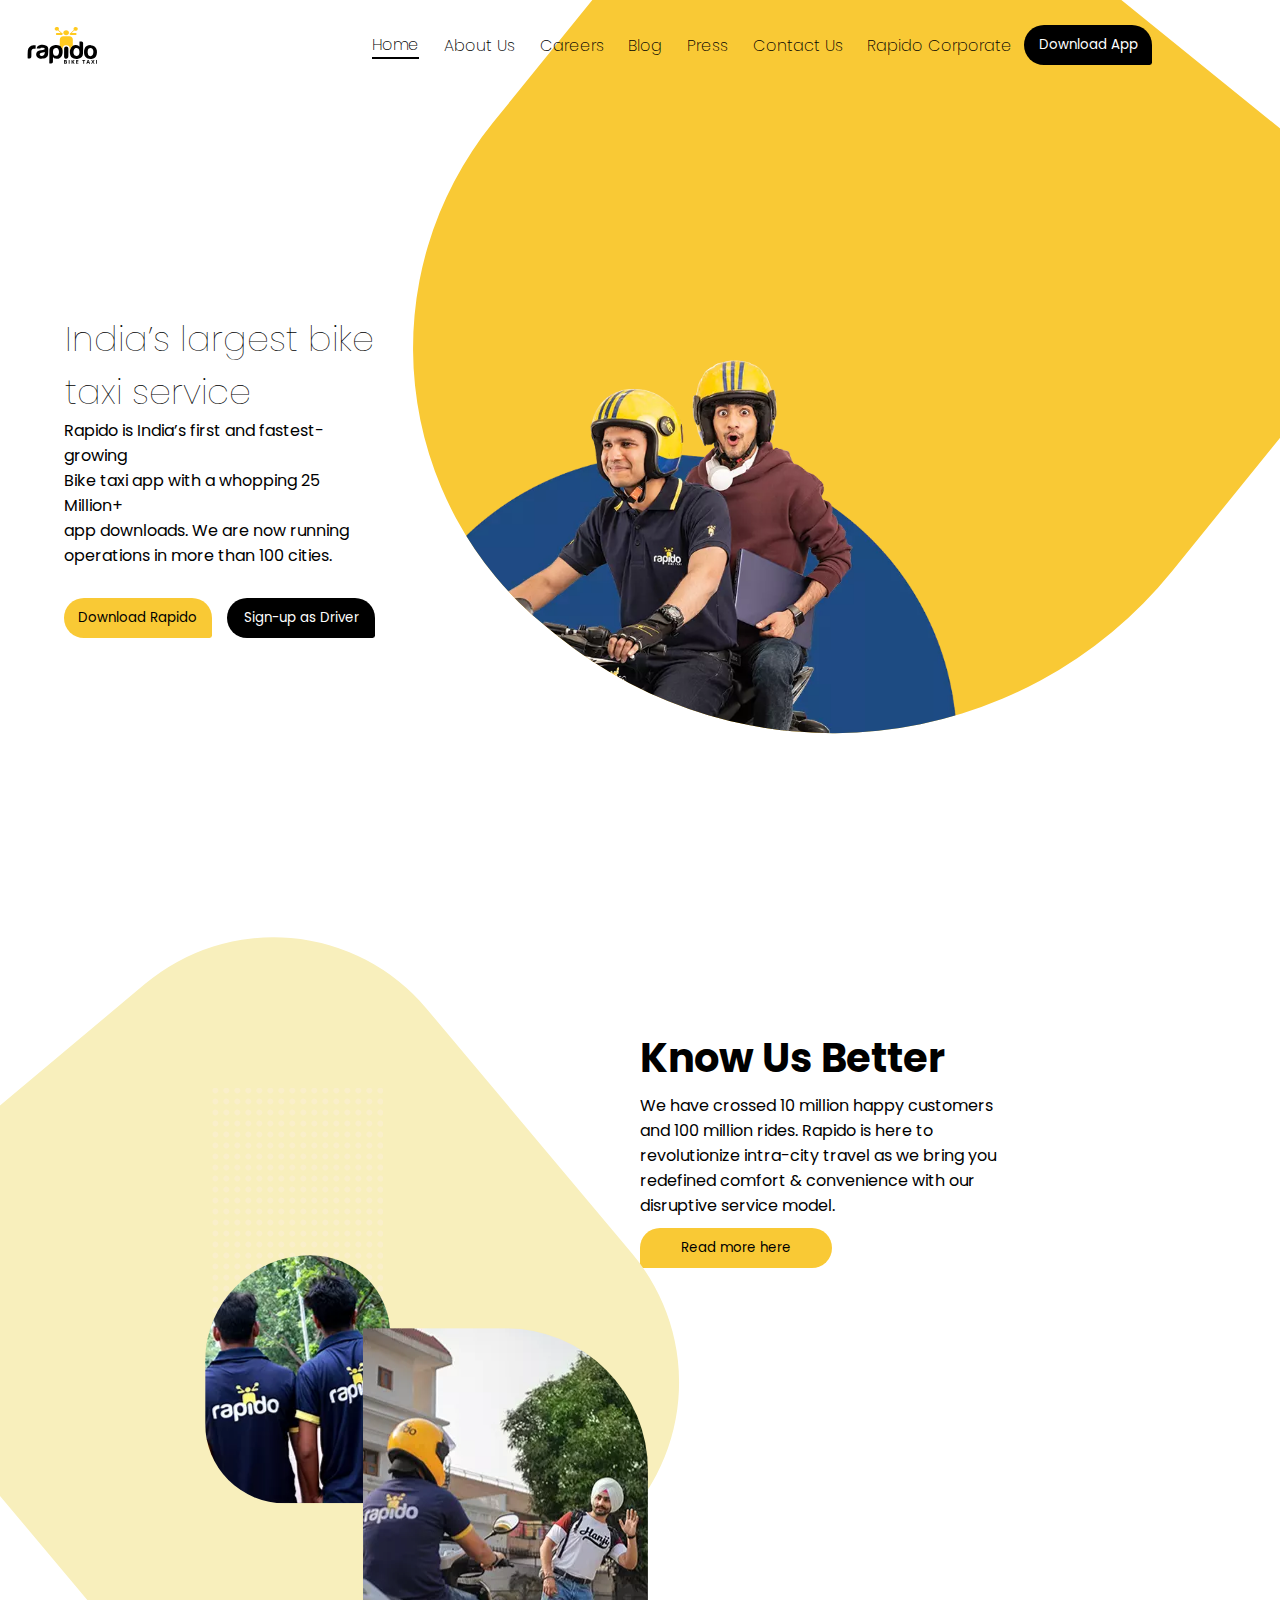
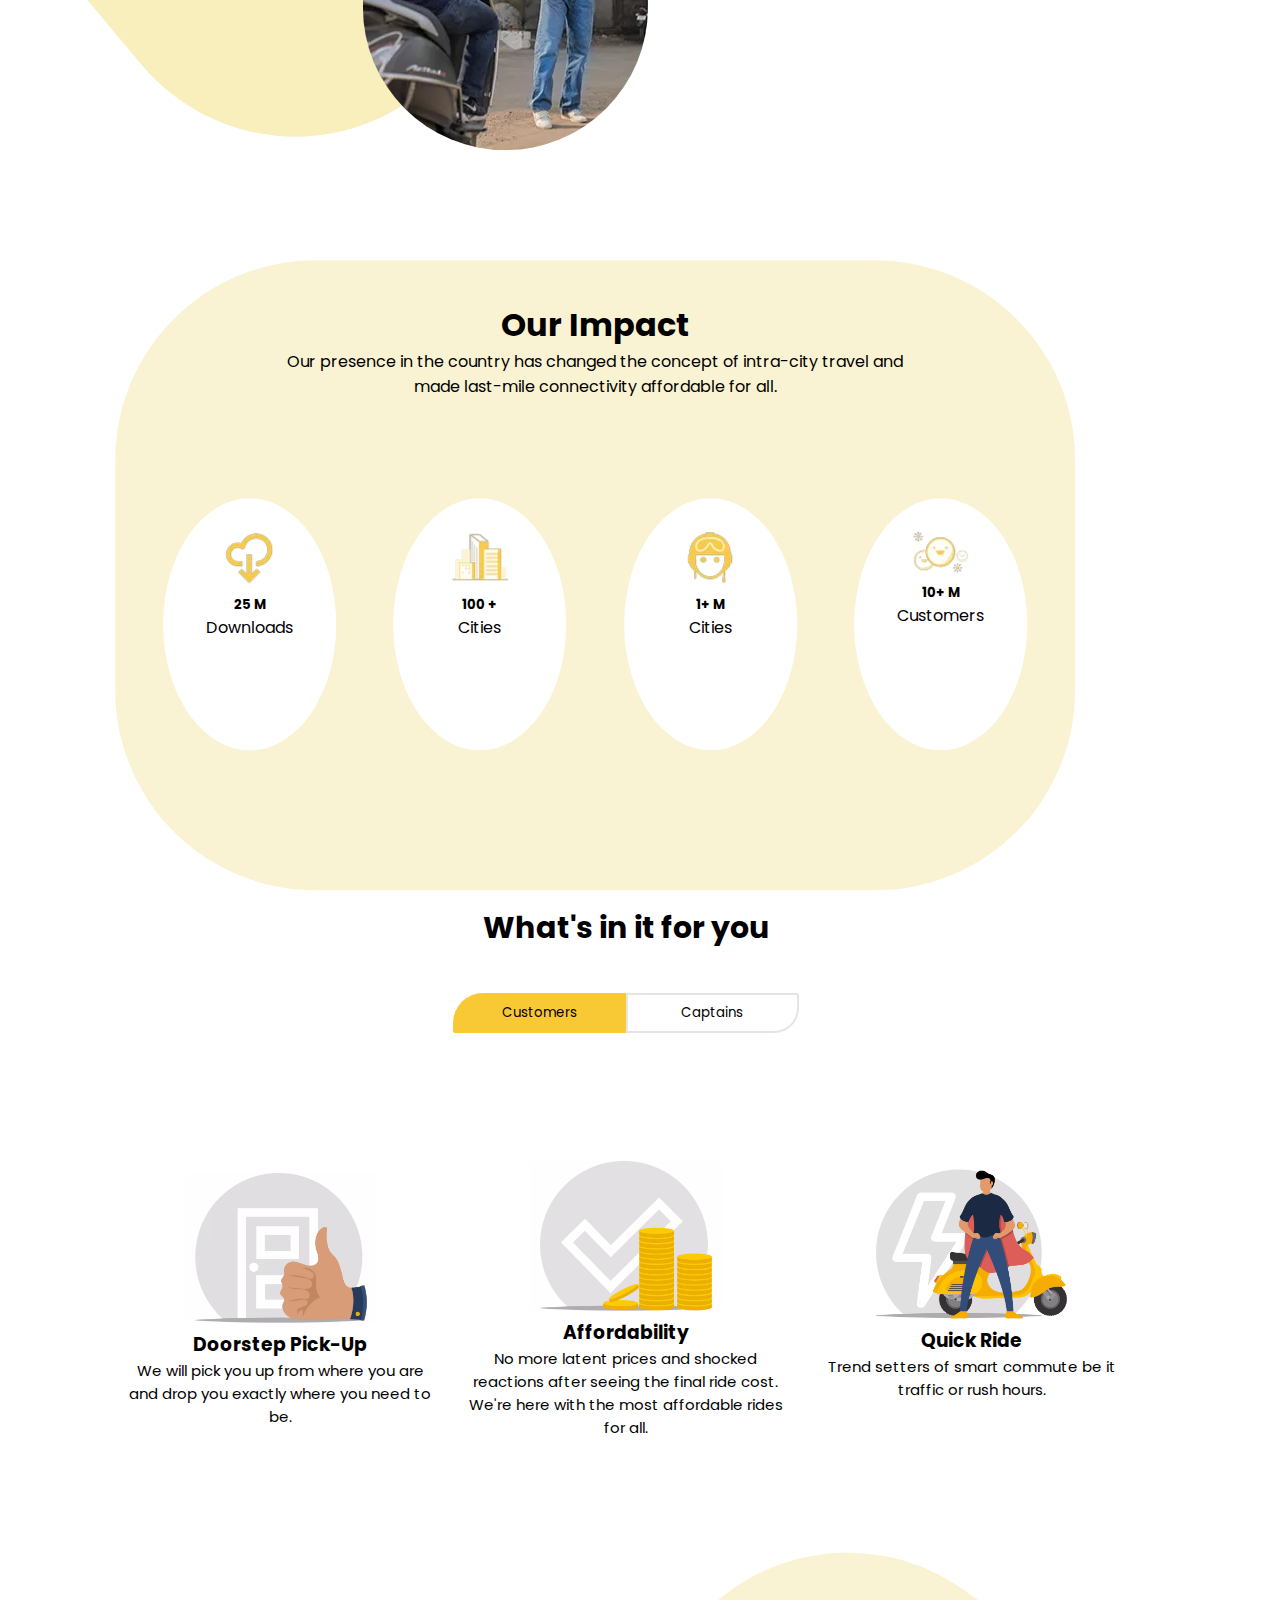
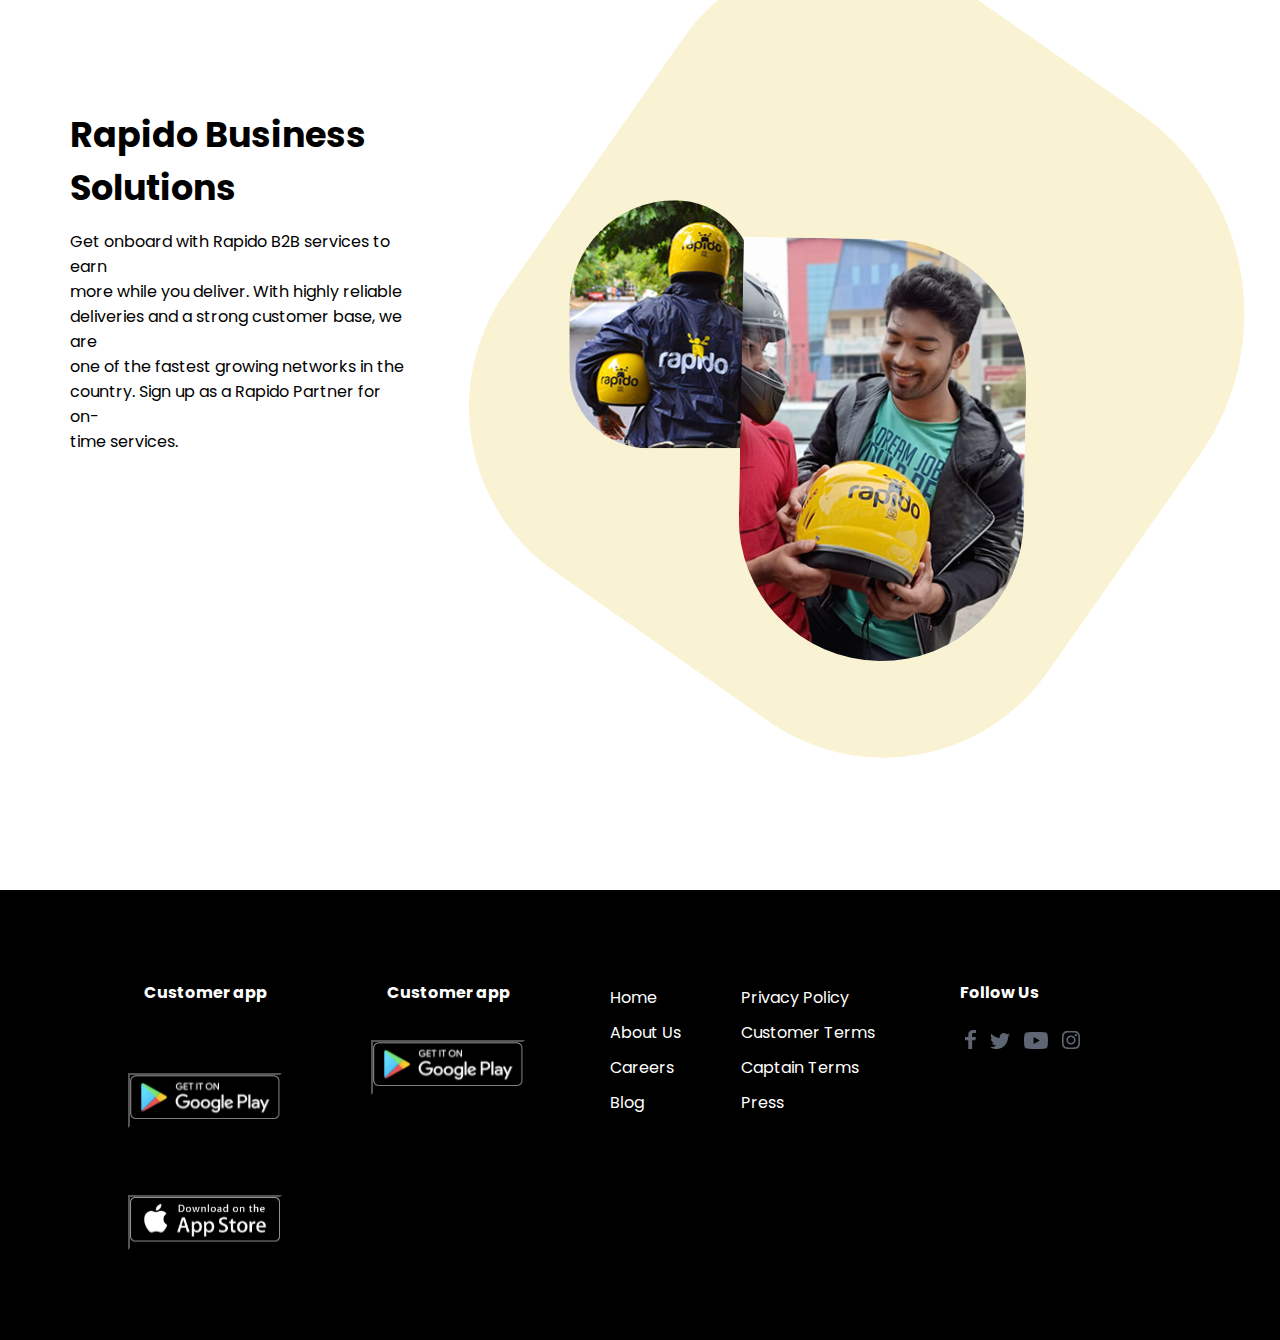
<file: index.html>
<!DOCTYPE html>
<html lang="en">

<head>
  <title>Rapido</title>
  <link rel="stylesheet" href="style/style.css">
</head>

<body>
  <nav>
    <img class="logo" src="./images/logo.svg" alt="">
    <div class="links">
      <a href="#" class="active">Home</a>
      <a href="/about.html">About Us</a>
      <a href="#">Careers</a>
      <a href="#">Blog</a>
      <a href="#">Press</a>
      <a href="#">Contact Us</a>
      <a href="#">Rapido Corporate</a>
    </div>
    <button>Download App</button>
  </nav>
  <div class="main-container">
    <div class="left">
      <h1>India’s largest bike <br>
        taxi service</h1>
      <p>Rapido is India’s first and fastest-growing <br> Bike taxi app with a whopping 25 Million+ <br> app downloads.
        We are now running <br> operations in more than 100 cities.</p>
      <div class="btn">
        <button class="btn1"> Download Rapido</button>
        <button class="btn2">Sign-up as Driver</button>
      </div>
    </div>
    <div class="right">
      <img src="./bike.webp" alt="">
    </div>
</div>
  <div class="container2">
    <div class="left2">
      <div class="dotted">
        <img src="/images/dotted.svg" alt="">
      </div>
     <div class="img1">
      <img class="a" src="./images/who_we_1.webp" alt="">
     </div>
      <div class="img2">
        <img class="b" src="./images/who_we_2.webp" alt=""> 
      </div>
      
      
    </div>
    <div class="right2">
      <h2>Know Us Better</h2>
      <p>We have crossed 10 million happy customers <br> and 100 million rides. Rapido is here to <br> revolutionize intra-city travel as we bring you <br> redefined comfort & convenience with our <br> disruptive service model.</p>
      <button class="btn3">Read more here</button>
    </div>

  </div>
    <div class="container3">
      <div class="text">
        <h1>Our Impact</h1>
        <p>Our presence in the country has changed the concept of intra-city travel and <br> made last-mile connectivity affordable for all.</p>

      </div>
      <div class="img">
        <div class="download">
          <img src="/images/precence_1.webp" alt="">
          <h5>25 M</h5>
          <p>Downloads</p>
        </div>
        <div class="cities">
          <img src="/images/presence_2.webp" alt="">
          <h5>100 +</h5>
          <p>Cities</p>
        </div>
        <div class="captains">
          <img src="/images/presence_3.webp" alt="">
          <h5>1+ M</h5>
          <p>Cities</p>
        </div>
        <div class="customers">
          <img src="/images/presence_4.webp" alt="">
          <h5>10+ M</h5>
          <p>Customers</p>
        </div>
      </div>
    </div>
    <div class="container4">
      <div class="text2">
        <h1>What's in it for you</h1>
      </div>
      <div class="btn-bottom">
      <button class="cust"> Customers</button>
      <button class="capt">Captains</button>
    </div>
       <div class="img2">
        <div class="door">
          <img src="/images/door.webp" alt="">
          <h3>Doorstep Pick-Up</h3>
          <p>We will pick you up from where you are <br> and drop you exactly where you need to <br> be.</p>
        </div>
        <div class="afford">
          <img src="/images/afford.webp" alt="">
          <h3>Affordability</h3>
          <p>No more latent prices and shocked <br> reactions after seeing the final ride cost. <br> We're here with the most affordable rides <br> for all.</p>
        </div>
        <div class="ride">
          <img src="/images/ride.webp" alt="">
          <h3>Quick Ride</h3>
          <p>Trend setters of smart commute be it <br> traffic or rush hours.</p>
        </div>
       </div>
    </div>
 <div class="container5">
  <div class="text3">
    <h2>Rapido Business Solutions</h2>
    <p>Get onboard with Rapido B2B services to earn <br> more while you deliver. With highly reliable <br> deliveries and a strong customer base, we are <br> one of the fastest growing networks in the <br> country. Sign up as a Rapido Partner for on- <br> time services.</p>
  </div>
  <div class="img3">
   <div class="one">
    <img class="a1" src="./images/Rapido4business1.png" alt="">
   </div>
    <div class="two">
      <img class="b1" src="./images/Rapido4business2.png" alt=""> 
    </div>
    
    
  </div>

 </div>

 <footer>
  <div class="custome-app">
    <h4>Customer app</h4>
    <button><img src="/images/play_store.svg" alt=""></button>
    <button><img src="/images/app_store.svg" alt=""></button>
  </div>
  <div class="captain-app">
    <h4>Customer app</h4>
    <button><img src="/images/play_store.svg" alt=""></button>
  </div>
  <div class="footer-links">
    <ul>
    <li><a href="#">Home</a></li>
    <li><a href="#">About Us</a></li>
    <li><a href="#">Careers</a></li>
    <li><a href="#">Blog</a></li>
  </ul>
    <ul>
    <li><a href="#">Privacy Policy</a></li>
    <li><a href="#">Customer Terms</a></li>
    <li><a href="#">Captain Terms</Caption></a></li>
    <li><a href="#">Press</a></li>
  </ul>
</div>
  <div class="social">
    <h4>Follow Us</h4>
    <img src="/images/facebook.svg" alt="">
    <img src="/images/twitter.svg" alt="">
    <img src="/images/youtube.svg" alt="">
    <img src="/images/instagram.svg" alt="">
  </div>
  
  </footer>
</body>

</html>
</file>
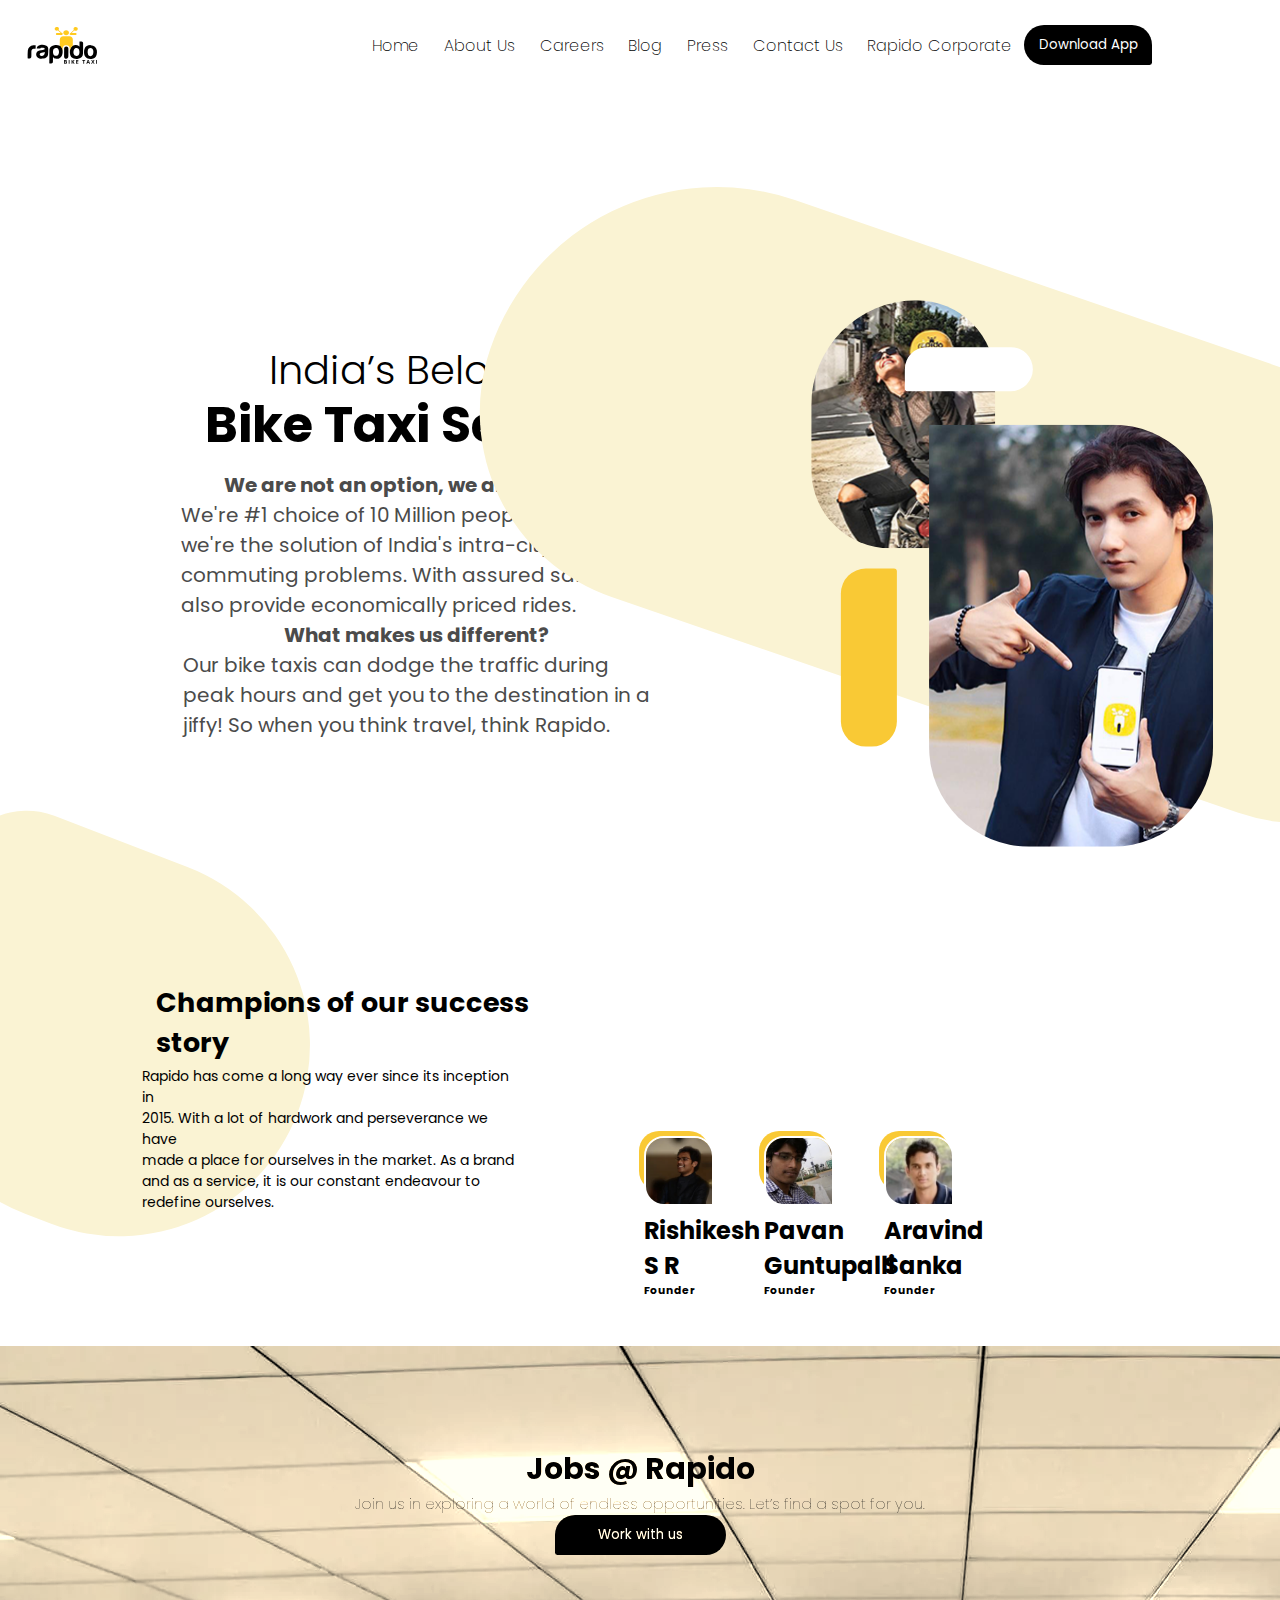
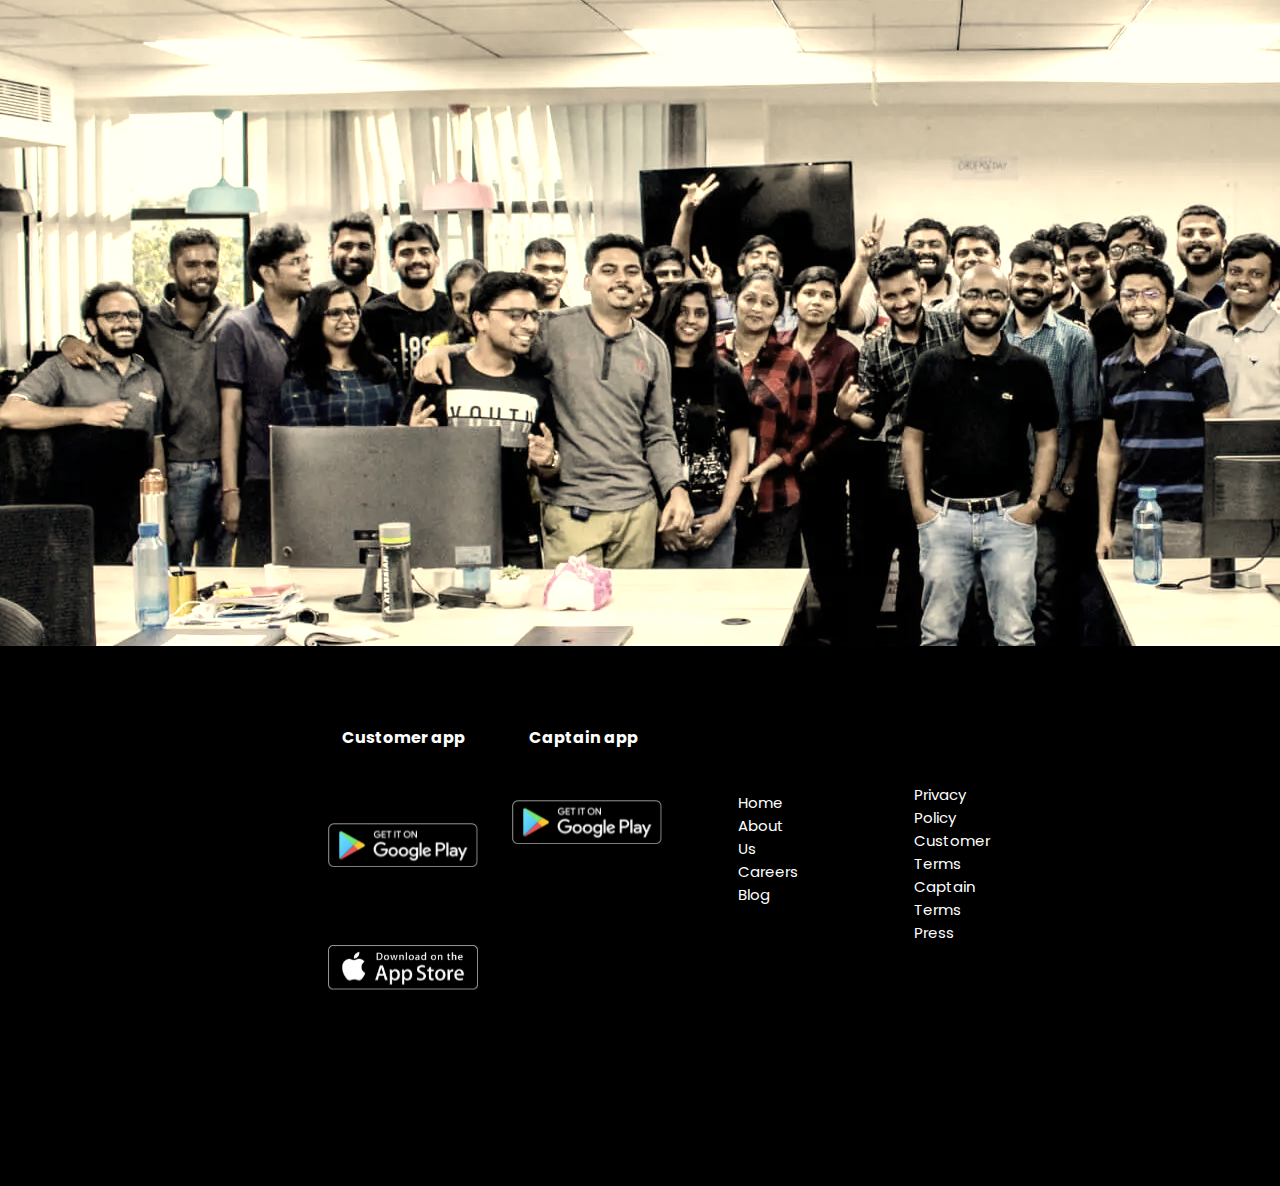
<file: about.html>
<!DOCTYPE html>
<html lang="en">
<head>
  <meta charset="UTF-8">
  <meta http-equiv="X-UA-Compatible" content="IE=edge">
  <meta name="viewport" content="width=device-width, initial-scale=1.0">

    <title>Rapido</title>
    <link rel="stylesheet" href="style/about.css">
</head>
<body>
    <nav>
        <img class="logo" src="./images/logo.svg" alt="">
        <div class="nav-links">
          <a href="/index.html" >Home</a>
          <a href="#" class="active">About Us</a>
          <a href="#">Careers</a>
          <a href="#">Blog</a>
          <a href="#">Press</a>
          <a href="#">Contact Us</a>
          <a href="#">Rapido Corporate</a>
        </div>
        <button>Download App</button>
      </nav>
 <div class="first">
        <div class="text">
        <h2>India’s Beloved</h2>
        <h1>Bike Taxi Service</h1>
        <h5>We are not an option, we are a choice</h5>
        <p>We're #1 choice of 10 Million people because <br> we're the solution of India's intra-city <br> commuting problems. With  assured safety, we <br> also provide economically priced rides.</p>

        <h5 class="head2">What makes us different?</h5>
        <p>Our bike taxis can dodge the traffic during <br> peak hours and get you to the destination in a <br> jiffy! So when you think  travel, think Rapido.</p>
        </div>
    <div class="image">
        <div class="one">
            <img class="a" src="/images/about_us_1.png" alt="">
        </div>
       <div class="two">
        <img class="b" src="/images/about_us_2.png" alt="">
       </div>
       <div class="shape1"></div>
       <div class="shape2"></div>
    </div>
</div>

<div class="second">
    <div class="blank">
        <h4>Champions of our success story</h4>
        <p>Rapido has come a long way ever since its inception in <br> 2015. With a lot of hardwork and perseverance we have <br> made a place for ourselves in the market. As a brand <br> and as a service, it is our constant endeavour to <br> redefine ourselves.</p>
    </div>
  
        <!-- <div class="text1">
            <h4>Champions of our success story</h4>
            <p>Rapido has come a long way ever since its inception in <br> 2015. With a lot of hardwork and perseverance we have <br> made a place for ourselves in the market. As a brand <br> and as a service, it is our constant endeavour to <br> redefine ourselves.</p>
        </div> -->
        <div class="image2">
            <div class="founder">
                <img class="a1" src="/images/founder1.png" alt="">
                <h2>Rishikesh S R</h5>
                <h6>Founder</h6>
            </div>
            
            <div class="founder">
                <img  class="a1" src="/images/founder2.png" alt="">
                <h2>Pavan Guntupalli</h5>
                <h6>Founder</h6>
            </div>
            <div class="founder">
                <img  class="a1" src="/images/founder3.png" alt="">
                <h2>Aravind Sanka</h5>
                <h6>Founder</h6>
            </div>
        </div>
</div>
        <div class="third">
            <div class="text3">
            <h2>Jobs @ Rapido</h2>
            <p>Join us in exploring a world of endless opportunities. Let’s find a spot for you.</p>
            <button>Work with us</button>
        </div>
        </div>
        <footer>
          <div class="app">
          <div class="custome-app">
            <h4>Customer app</h4>
            <button><img src="/images/play_store.svg" alt=""></button>
            <button><img src="/images/app_store.svg" alt=""></button>
          </div>
          <div class="captain-app">
            <h4>Captain app</h4>
            <button><img src="/images/play_store.svg" alt=""></button>
          </div>
        </div>
          <div class="footer-links">
            <ul class="ul-one">
            <li><a href="#">Home</a></li>
            <li><a href="#">About Us</a></li>
            <li><a href="#">Careers</a></li>
            <li><a href="#">Blog</a></li>
            </ul>
            <ul class="ul-two">
            <li><a href="#">Privacy Policy</a></li>
            <li><a href="#">Customer Terms</a></li>
            <li><a href="#">Captain Terms</Caption></a></li>
            <li><a href="#">Press</a></li>
           </ul>
          
         </div>
         
          
          </footer>
</body>
</html>
</file>
<file: style/style.css>
@import url('https://fonts.googleapis.com/css2?family=Poppins&display=swap');


* {
    padding: 0;
    margin: 0;
    box-sizing: border-box;
    font-family: 'Poppins', sans-serif;
    /* border: 2px solid gray; */
    /* overflow-x: hidden; */

}

nav {
    height: 10vh;
    width: 100%;

    display: flex;
    align-items: center;
    justify-content: space-between;
}

nav .logo {
    height: 60px;
    margin-left: 20px;
}

nav .links {
    width: 50%;
    display: flex;
    align-items: center;
    margin-left: 20%;
    justify-content: space-between;
}

nav a {
    text-decoration: none;
    color: black;
    font-weight: 200;
}

nav button {
    width: 10%;
    height: 40px;
    margin-right: 10%;
    background-color: black;
    color: white;
    border: none;
    border-radius: 25px 25px 3px 25px;


}

.links .active {
    border-bottom: 2px solid black;
}

.main-container {
    height: 90vh;
    width: 100%;
    display: flex;
    align-items: center;
    justify-content: center;

}

.left {
    width: 54%;
    height: 100vh;
    display: flex;
    align-items: center;
    justify-content: center;
    flex-direction: column;
    margin-left: 5%;
}

.left h1 {
    font-size: 35px;
    font-weight: 100;
}

.left p {
    font-size: medium;
}

.left .btn {
    width: 100%;
    margin-top: 20px;
    height: 10vh;
    display: flex;

}

.left .btn .btn2 {
    width: 50%;
    margin-top: 10px;
    height: 40px;

    background-color: black;
    color: white;
    border: none;
    border-radius: 25px 25px 3px 25px;

}

.left .btn .btn1 {
    width: 50%;
    margin-top: 10px;
    height: 40px;
    margin-right: 5%;
    background-color: #f9c935;
    color: black;
    border: none;
    border-radius: 25px 25px 3px 25px;

}

.right {
    width: 115%;
    height: 90vh;
    background-color: #f9c935;
    border-radius: 45px 437px 358px 0;
    transform: translate(50px, 20px) rotate(129deg);
    margin-bottom: 378px;
    margin-right: 56px;
    padding-left: 339px;
    z-index: -1;
    overflow: hidden;


}

/* .right::after{
    content:url('/bike.webp');

} */
.right img {
    height: 88%;
    transform: rotate(231deg) translateX(5%) translateY(-1%);
}

.container2 {
    height: 85vh;
    width: 100%;
    display: flex;

}

.left2 {
    width: 50%;
    height: 80vh;
    background-color: #f8efbc;
    border-radius: 200px 200px 200px 200px;
    transform: rotate(140deg)translateX(12%) translateY(-5%);
}

.left2 .img1 {
    transform: rotate(220deg)translateX(41%) translateY(28%);

}

.a {
    border-radius: 200px 150px 0px 150px;
}

.b {
    border-radius: 0px 200px 200px 200px;
}

.left2 .img2 {
    margin-left: 0;
    transform: rotate(220deg) translateX(100%) translateY(115%);
}

.right2 {
    width: 50%;
    height: 80vh;
    align-items: center;
    justify-content: center;


}

.right2 h2 {
    font-size: 40px;
    margin-top: 20%;
    margin-bottom: 5px;
}

.right2 .btn3 {
    width: 30%;
    margin-top: 10px;
    height: 40px;
    margin-right: 5%;
    background-color: #f9c935;
    color: black;
    border: none;
    border-radius: 25px 25px 25px 3px;
}

.container3 {
    width: 75%;
    display: flex;
    align-items: center;
    justify-content: center;
    flex-direction: column;
    text-align: center;
    height: 70vh;
    background-color: #faf3d3;
    border-radius: 200px 200px 200px 200px;
    transform: rotate(0deg)translateX(12%) translateY(31%);
}

.container3 .img {
    width: 90%;
    height: 50vh;
    display: flex;
    align-items: center;
    justify-content: space-between;
}

.container3 .img .download {
    width: 20%;
    height: 28vh;
    padding-top: 30px;
    border-radius: 100%;
    background-color: white;
}

.container3 .img .cities {
    width: 20%;
    height: 28vh;
    padding-top: 30px;
    border-radius: 100%;
    background-color: white;
}

.container3 .img .captains {
    width: 20%;
    height: 28vh;
    padding-top: 30px;
    border-radius: 100%;
    background-color: white;

}

.container3 .img .customers {
    width: 20%;
    height: 28vh;
    padding-top: 30px;
    border-radius: 100%;
    background-color: white;
}

.left2 .dotted {
    transform: rotate(220deg) translateX(-4542%) translateY(-33%);
    width: 10px;

}

.container4 {
    width: 90%;
    display: flex;
    margin-top: 200px;
    margin-left: 50px;
    flex-direction: column;
    text-align: center;
    align-items: center;
    justify-content: space-between;
    height: 70vh;



}

.container4 .text2 h1 {
    font-size: 30px;
    margin-top: 10px;
}

.container4 .btn-bottom {
    width: 50%;
    height: 40px;
    display: flex;
    align-items: center;
    justify-content: center;
}

.container4 .btn-bottom .cust {
    width: 30%;
    height: 40px;
    background-color: #f9c935;
    color: black;
    border: none;
    border-radius: 30px 0px 0px 2px;
}

.container4 .btn-bottom .capt {
    width: 30%;
    height: 40px;
    background: none;
    color: black;
    border: 2px solid rgba(0, 0, 0, 0.1);
    border-radius: 0px 2px 25px 0px;
}

.container4 .img2 {
    display: flex;
    align-items: center;
    justify-content: center;
    width: 90%;
    height: 50vh;

}

.container4 .img2 img {
    height: 150px;
}

.container4 .img2 .door {
    width: 50%;

}

.container4 .img2 .afford {
    width: 50%;
}

.container4 .img2 .ride {
    width: 50%;
    margin-bottom: 30px;
}

.container4 .img2 p {
    font-size: 15px;
}

.container5 {
    height: 85vh;
    width: 100%;
    display: flex;

}

.container5 .text3 {
    width: 50%;
    height: 85vh;

}

.container5 .img3 {
    width: 63%;
    height: 79vh;
    background-color: #faf3d3;
    border-radius: 200px 200px 200px 245px;
    margin-right: 10%;
    transform: rotate(215deg)translateX(-12%) translateY(-5%);
}

.img3 .one {
    transform: rotate(145deg) translateX(25%) translateY(-84%);
}


.img3 .two {
    height: 28%;
    width: 20px;
    transform: rotate(146deg) translateX(-1897%) translateY(-99%);
}

.container5 .text3 {
    width: 40%;
    height: 79vh;
    display: flex;
    flex-direction: column;
    margin-left: 70px;
    align-items: center;
    justify-content: center;
}

.container5 .text3 h2 {
    font-size: 35px;
    margin-bottom: 15px;
}

.container5 .text3 p {
    margin-right: 80px;
}

.a1 {
    border-radius: 200px 150px 0px 150px;
}

.b1 {
    border-radius: 0px 200px 200px 200px;
}

footer {
    height: 50vh;
    width: 100%;
    display: flex;
    align-items: center;
    justify-content: space-between;
    background-color: black;
    margin-top: 200px;
}

footer .custome-app {
    margin: 5%;
    margin-left: 10%;
    height: 30vh;
    color: white;
    display: flex;
    align-items: center;
    justify-content: space-between;
    flex-direction: column;


}

.custome-app button {
    background-color: black;
}

footer .captain-app {

    height: 30vh;
    color: white;
    display: flex;
    align-items: center;
    flex-direction: column;


}

.captain-app button {
    margin-top: 23%;
    background-color: black;
}

footer .footer-links {
    width: 30%;
    height: 30vh;
    display: flex;
    line-height: 35px;
    justify-content: space-evenly;
}

.footer-links a {
    text-decoration: none;
    color: white;

}

.footer-links ul {
    list-style: none;
}

footer .social {
    width: 25%;
    height: 30vh;
    color: #fff;

}

.social h4 {
    margin-bottom: 20px;
}

.social img {
    margin: 5px;
}

@media (max-width:768px) {
    nav {
        height: 10vh;
        width: 100%;
        display: flex;
        align-items: center;
        justify-content: space-between;
        background-color: #f8efbc;
    }

    nav .logo {
        height: 60px;
        margin-left: 20px;
    }

    nav .links {
        display: none;
    }



    nav button {
        width: 20%;
        height: 40px;
        margin-right: 10%;
        background-color: black;
        color: white;
        border: none;
        border-radius: 25px 25px 3px 25px;


    }



    .main-container {
        height: 90vh;
        width: 100%;
        display: flex;
        align-items: center;
        justify-content: center;

    }

    .left {
        width: 100%;
        height: 100vh;
        display: flex;
        align-items: center;
        justify-content: center;
        flex-direction: column;
        margin-left: 5%;
    }

    .left h1 {
        font-size: 60px;
        font-weight: 600;
        text-align: center;
    }

    .left p {
        font-size: 20px;
        text-align: center;
    }

    .left .btn {
        width: 100%;
        margin-top: 20px;
        height: 10vh;
        display: flex;

    }

    .left .btn .btn2 {
        width: 20%;
        margin-top: 10px;
        height: 40px;
        background-color: black;
        color: white;
        border: none;
        border-radius: 25px 25px 3px 25px;

    }

    .left .btn .btn1 {
        width: 20%;
        margin-top: 10px;
        height: 40px;
        background-color: #f9c935;
        color: black;
        border: none;
        border-radius: 25px 25px 3px 25px;
        margin-left: 30%;


    }

    .right {
        display: none;

    }


    .container2 {
        height: 85vh;
        width: 100%;
        display: flex;

    }

    .left2 {
        width: 50%;
        height: 80vh;
        background-color: #f8efbc;
        border-radius: 200px 200px 200px 200px;
        transform: rotate(140deg)translateX(12%) translateY(-5%);
        background: none;
    }

    .left2 .img1 {
        height: 20px;
        transform: rotate(220deg)translateX(2%) translateY(-1020%);

    }

    .a {
        border-radius: 200px 150px 0px 150px;
    }

    .b {
        border-radius: 0px 200px 200px 200px;
    }

    .left2 .img2 {
        margin-left: 0;
        transform: rotate(220deg) translateX(80%) translateY(80%);
    }

    .right2 {
        width: 50%;
        height: 80vh;
        align-items: center;
        justify-content: center;


    }

    .right2 h2 {
        font-size: 40px;
        margin-top: 20%;
        margin-bottom: 5px;
    }

    .right2 .btn3 {
        width: 100%;
        margin-top: 10px;
        height: 40px;
        margin-right: 5%;
        background-color: #f9c935;
        color: black;
        border: none;
        border-radius: 25px 25px 25px 3px;
    }

    .container3 {

        width: 94%;
        display: flex;
        align-items: center;
        justify-content: center;
        flex-direction: column;
        text-align: center;
        height: 66vh;
        font-size: 15px;
        background-color: #faf3d3;
        padding-top: 10%;
        border-radius: 200px 200px 200px 200px;
        transform: rotate(0deg)translateX(3%) translateY(31%);
    }


.container3 .img {
    width: 90%;
    height: 50vh;
    display: flex;
    align-items: center;
    justify-content: space-between;
}

.container3 .img .download {
    width: 22%;
    height: 20vh;
    padding-top: 30px;
    border-radius: 100%;
    background-color: white;
    font-size: 12px;
}

.container3 .img .cities {
    width: 22%;
    height: 20vh;
    padding-top: 30px;
    border-radius: 100%;
    background-color: white;
    font-size: 12px;
}

.container3 .img .captains {
    width: 22%;
    height: 20vh;
    padding-top: 30px;
    border-radius: 100%;
    background-color: white;
    font-size: 12px;

}

.container3 .img .customers {
    width: 22%;
    height: 20vh;
    padding-top: 30px;
    border-radius: 100%;
    background-color: white;
    font-size: 12px;
}

.left2 .dotted {
    transform: rotate(220deg) translateX(-4542%) translateY(-33%);
    width: 10px;

}

.container4 {
    width: 90%;
    display: flex;
    margin-top: 200px;
    margin-left: 50px;
    flex-direction: column;
    text-align: center;
    align-items: center;
    justify-content: space-between;
    height: 70vh;



}

.container4 .text2 h1 {
    font-size: 30px;
    margin-top: 10px;
}

.container4 .btn-bottom {
    width: 50%;
    height: 40px;
    display: flex;
    align-items: center;
    justify-content: center;
}

.container4 .btn-bottom .cust {
    width: 30%;
    height: 40px;
    background-color: #f9c935;
    color: black;
    border: none;
    border-radius: 30px 0px 0px 2px;
}

.container4 .btn-bottom .capt {
    width: 30%;
    height: 40px;
    background: none;
    color: black;
    border: 2px solid rgba(0, 0, 0, 0.1);
    border-radius: 0px 2px 25px 0px;
}

.container4 .img2 {
    display: flex;
    align-items: center;
    justify-content: center;
    width: 90%;
    height: 50vh;

}

.container4 .img2 img {
    height: 150px;
}

.container4 .img2 .door {
    width: 50%;

}

.container4 .img2 .afford {
    width: 50%;
}

.container4 .img2 .ride {
    width: 50%;
    margin-bottom: 30px;
}

.container4 .img2 p {
    font-size: 15px;
}

.container5 {
    height: 85vh;
    width: 100%;
    display: flex;

}

.container5 .text3 {
    width: 50%;
    height: 85vh;

}

.container5 .img3 {
    width: 63%;
    height: 79vh;
    background-color: #faf3d3;
    border-radius: 200px 200px 200px 245px;
    margin-right: 10%;
    transform: rotate(215deg)translateX(-12%) translateY(-5%);
    background: none;
}

.img3 .one {
    transform: rotate(145deg) translateX(16%) translateY(-109%);
}


.img3 .two {
    height: 23%;
    width: 22px;
    transform: rotate(146deg) translateX(-1050%) translateY(-76%);
}

.container5 .text3 {
    width: 40%;
    height: 79vh;
    display: flex;
    flex-direction: column;
    margin-left: 70px;
    align-items: center;
    justify-content: center;
}

.container5 .text3 h2 {
    font-size: 25px;
    margin-bottom: 15px;
}

.container5 .text3 p {
    margin-right: 80px;
    font-size: 12px;
}

.a1 {
    border-radius: 200px 150px 0px 150px;
}

.b1 {
    border-radius: 0px 200px 200px 200px;
}

footer {
    height: 50vh;
    width: 100%;
    display: flex;
    align-items: center;
    justify-content: space-between;
    background-color: black;
    margin-top: 200px;
}

footer .custome-app {
    margin: 5%;
    margin-left: 10%;
    height: 30vh;
    color: white;
    display: none;
    align-items: center;
    justify-content: space-between;
    flex-direction: column;


}

.custome-app button {
    background-color: black;
}

footer .captain-app {

    height: 30vh;
    color: white;
    display: none;
    align-items: center;
    flex-direction: column;


}

.captain-app button {
    margin-top: 23%;
    background-color: black;
}

footer .footer-links {
    width: 50%;
    height: 30vh;
    display: flex;
    line-height: 35px;
    justify-content: space-evenly;
}

.footer-links a {
    text-decoration: none;
    color: white;

}

.footer-links ul {
    list-style: none;
}

footer .social {
    width: 40%;
    height: 30vh;
    color: #fff;

}

.social h4 {
    margin-bottom: 20px;
}

.social img {
    margin: 5px;
}
}
</file>
<file: style/about.css>
@import url('https://fonts.googleapis.com/css2?family=Poppins&display=swap');
*{
    margin: 0;
    padding: 0;
    box-sizing: border-box;
    font-family: 'Poppins', sans-serif;
}
nav {
    height: 10vh;
    width: 100%;

    display: flex;
    align-items: center;
    justify-content: space-between;
}

nav .logo {
    height: 60px;
    margin-left: 20px;
}

.nav-links {
    width: 50%;
    display: flex;
    align-items: center;
    margin-left: 20%;
    justify-content: space-between;
  
}

nav a {
    text-decoration: none;
    color: black;
    font-weight: 200;
}

nav button {
    width: 10%;
    height: 40px;
    margin-right: 10%;
    background-color: black;
    color: white;
    border: none;
    border-radius: 25px 25px 3px 25px;
}
.nav- links .active {
    border-bottom: 2px solid black;
}
.first{
    width: 100%;
    height: 100vh;
    display: flex;
   

}
.text{
    width: 45%;
    height: 100vh;
    display: flex;
    align-items: center;
    margin-left: 10%;
    justify-content: center;
    flex-direction: column;

    
}
.text h2{
    color: #000000;
    font-size: 40px;
    font-weight: 300;
    line-height: 60px;
} 
.first h1{
    color: #000000;
    font-size: 50px;
    font-weight: 700;
    line-height: 50px;
    margin-bottom: 20px;
}
.first h5{
    color: #4b4b4b;
    font-size: 20px;
    line-height: 30px;
}
.first .head2{
    color: #4b4b4b;
    font-size: 20px;
    line-height: 30px;
}
.first p{
    color: #4b4b4b;
    font-size: 20px;
    line-height: 30px;
}

.image{
    width: 34%;
    height: 117%;
    background-color: #faf3d3;
    border-radius: 200px 200px 200px 245px;
    margin-right: 10%;
    transform: rotate(109deg)translateX(-31%) translateY(-3%);
}
.image .one{
    transform: rotate(251deg) translateX(-79%) translateY(-79%);
}
.image .two{
    height: 20%;
    width: 25px;
    transform:rotate(251deg) translateX(-1111%) translateY(81%);
}
.a{
    border-radius:200px 150px 0px 150px;
}
.b{
    border-radius: 0px 100px 100px 100px;
}
.shape1{
    width: 10%;
    height: 128px;
    margin-right: 10%;
    background-color: #fff;
    color: white;
    border: none;
    transform: rotate(-19deg) translateX(56px) translateY(87px);
    border-radius: 25px 25px 3px 25px;
}
.shape2 {
    width: 41%;
    height: 56px;
    margin-right: 10%;
    background-color: #f9c935;
    color: white;
    border: none;
    transform: rotate(-19deg) translateX(311px) translateY(78px);
    border-radius: 3px 25px 25px 25px;
}
.second{
    width: 100%;
    height: 100px;
    display: flex;
}
.blank{
    width: 32%;
    height: 382px;
    background-color: #faf3d3;
    border-radius: 100px 250px 250px 251px;
    transform: rotate(21deg) translateX(-143px) translateY(-96px);

}
/* .text1{

    display: flex;
    align-items: flex-start;
    justify-content: center;
    flex-direction: column;
} */
.blank h4{
    transform: rotate(-21deg) translateX(201px) translateY(124px);
    font-size: 27px;
}
.blank p{
    transform: rotate(-21deg) translateX(201px) translateY(124px);
    font-size: 14px;
    margin-left: 7%;
    margin-top: 5px;
}

.image2{
    display: flex;
    height: 38vh;
    width: 60%;
    align-items: center;
    justify-content: center;
  
}
.image2 .founder{
   margin: 25px;
   background-color: #f9c935;
   padding-top:5px;
   padding-left:5px;
   height: 60px;
   width: 70px;
   border-radius: 20px;
}
.founder .a1{
    border: 2px solid white;
    border-radius: 20px 20px 0px 20px;
    height: 70px;
    
  
}

.third{
    margin-top: 20%;
    height: 100vh;
    width: 100%;
    display: flex;
    justify-content: center;
    text-align: center;
    font-size: 20px;
    background-image: url(/images/jobs.webp);
    filter: sepia(60%);
}
.text3 h2{
    margin-top: 100px;
}
.text3 button{
    width: 20%;
    height: 40px;
 
    background-color: black;
    color: white;

    border: none;
    border-radius: 25px 25px 3px 25px;
}
footer {
    height: 60vh !important;
    width: 100%;
    display: flex;
    flex-direction: row;
    align-items: center;
    justify-content: space-between;
    background-color: black;
  
}
.app{
    display: flex;
    align-items: flex-start;
    margin-right: 30%;
    margin-top: 5%;
}
footer .custome-app {
    margin: 5%;
    margin-left: 10%;
    height: 30vh;
    color: white;
    display: flex;
    align-items: center;
    justify-content: space-between;
    flex-direction: column;


}

.custome-app button {
    background-color: black;
    /* margin-top: 20%; */
}


footer .captain-app {
    margin-top: 5%;
    height: 30vh;
    color: white;
    display: flex;
    align-items: center;
    flex-direction: column;


}

.captain-app button {
    margin-top: 33%;
    background-color: black;
}

.footer-links {
    width: 30%;
    height: 30vh;
    display: flex;
    flex-direction: row !important;
    margin-left: 20%;
}
.footer-links a {
    text-decoration: none;
    color: white;
    font-size: 15px;

}

.footer-links ul{
    list-style: none;
    display: flex; 
    width: 50%;
}
.footer-links .ul-one{
    display: flex;
    flex-direction: column;
    margin-top: -500px;
    margin-left: 55%;
}
.footer-links .ul-two{
    display: flex;
    flex-direction: column;
    margin-top: -470px;
}

 @media only screen and (max-width: 768px) {
    /* nav{
        position: sticky;
    } */
    .nav-links{
        display: none;
    }
    nav button{
        width: 20%;
    }
    .first{
        flex-direction: column;
        margin-left: 15%;
        justify-content: space-between;
        text-align: center;
       
    }
    .first .text h2{
          font-size: 30px;
          font-weight: 200;
          line-height: 35px;
          margin-top: 10%;
        
    }
    .first .text h1{
          font-size: 30px;
          line-height: 30px;
        
   }
   .first h5{
    font-size: 15px;
    line-height: 20px; 

}
.first .head2{
    font-size: 15px; 
    line-height: 30px;
}
.first p{
    font-size: 14px;
    line-height: 20px;
    text-align: center;
 }
 .image{
  
    background: none;
    margin-top: 110px;
    margin-left: 5%;

}
.image .one .a{
    transform: translateY(-30px);
 height: 200px;
}
.image .two .b{
    transform: translateX(285px) translateY(-110px);
 height: 220px;
}
.shape1{
    background-color: #f9c935;
    transform: rotate(-19deg) translateX(-97px) translateY(-109px);
    height:60px;
    width: 50px;
}
.shape2{
    background-color: #f9c935;
    transform: rotate(-19deg) translateX(136px) translateY(-91px);
    height: 50px;
    width: 67px;
}
.second{
    flex-direction: column;
    width: 100%;
    height: 100vh;
    margin-left: 12%;

}
.blank {
    background: none;
    width: 50%;
}
.blank h4{
    font-size: 20px;
    text-align: center;
    margin-top: 20%;  
    margin-right: 30%;  
}
.blank p{   
     margin-right: -8%;
    font-size: 10px;
    font-weight: 500;
    text-align: center;
}
.image2{
    flex-direction: column;
    margin-left: 5%;
    height: 0vh;
 
}
.image2 .founder{
    margin-top: 100px;
}
.founder .a1{
    height: 80px;
}
.founder h2{
    font-size: 15px;
    font-weight:bolder;
    margin-bottom: 5px;
    
}
.founder h6{
    font-size: 12px;
}
.text3 h2{
    font-weight: 100;
}
}
.text3 p{
    font-weight: 100;
    font-size: 15px;
}
.text3 button{
    width: 30%;
    border-radius: 25px 25px 25px 3px ;
}
footer{
   flex-direction: column;
   height: 100vh;
}
.custome-app button{
height: 50px;
border: none;
}
.captain-app h4{
    margin-left:20%;
}
.captain-app button{
    margin-left: 25%;
height: 50px;
border: none;
}
.footer-links{
 flex-direction: column;
 align-items: center;
 justify-content: center;
 
}
.footer-links ul{
    display: flex;
    margin-left: 25%;

}
.footer-links li{
    margin-right: 20px;
    font-size: 12px;
}
.social{
    width: 40%;
}
.social h4{
   margin-left: 40%;
}
.social img{
    margin-left: 10%;
}
</file>
